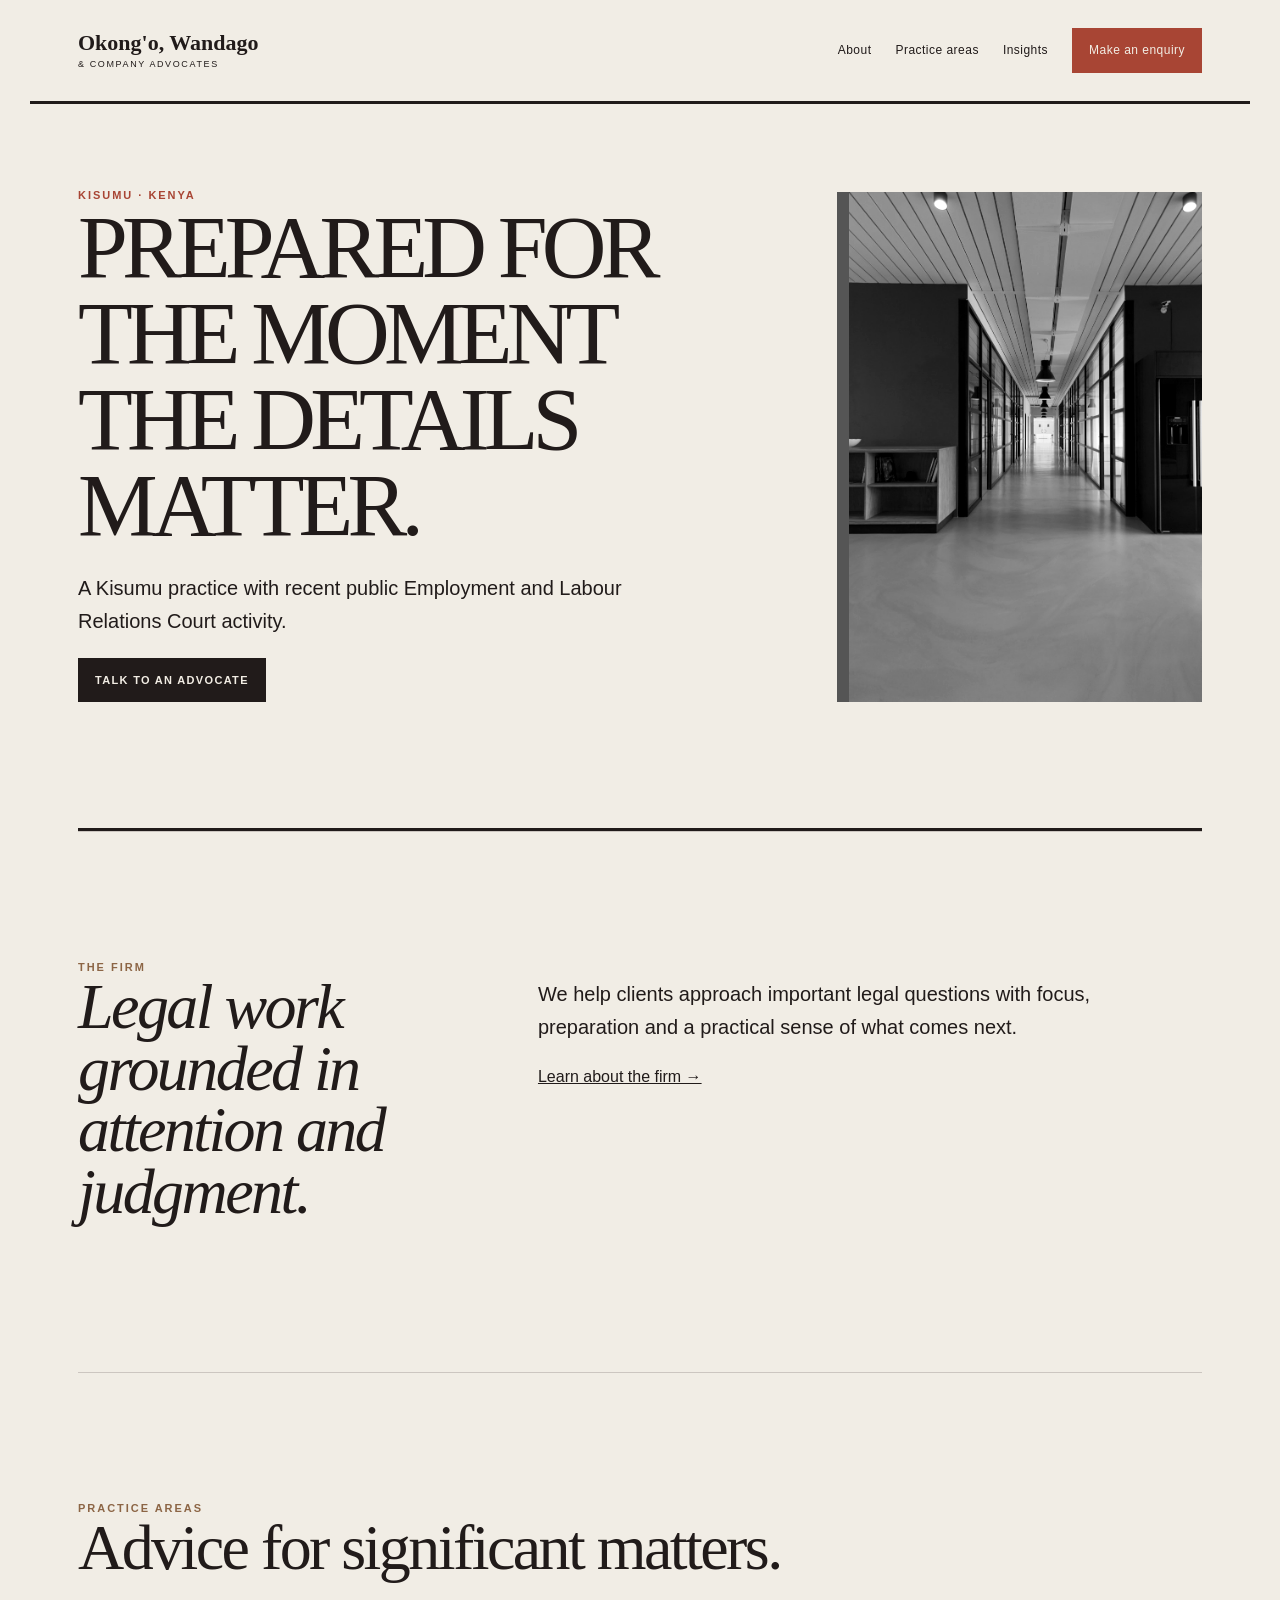
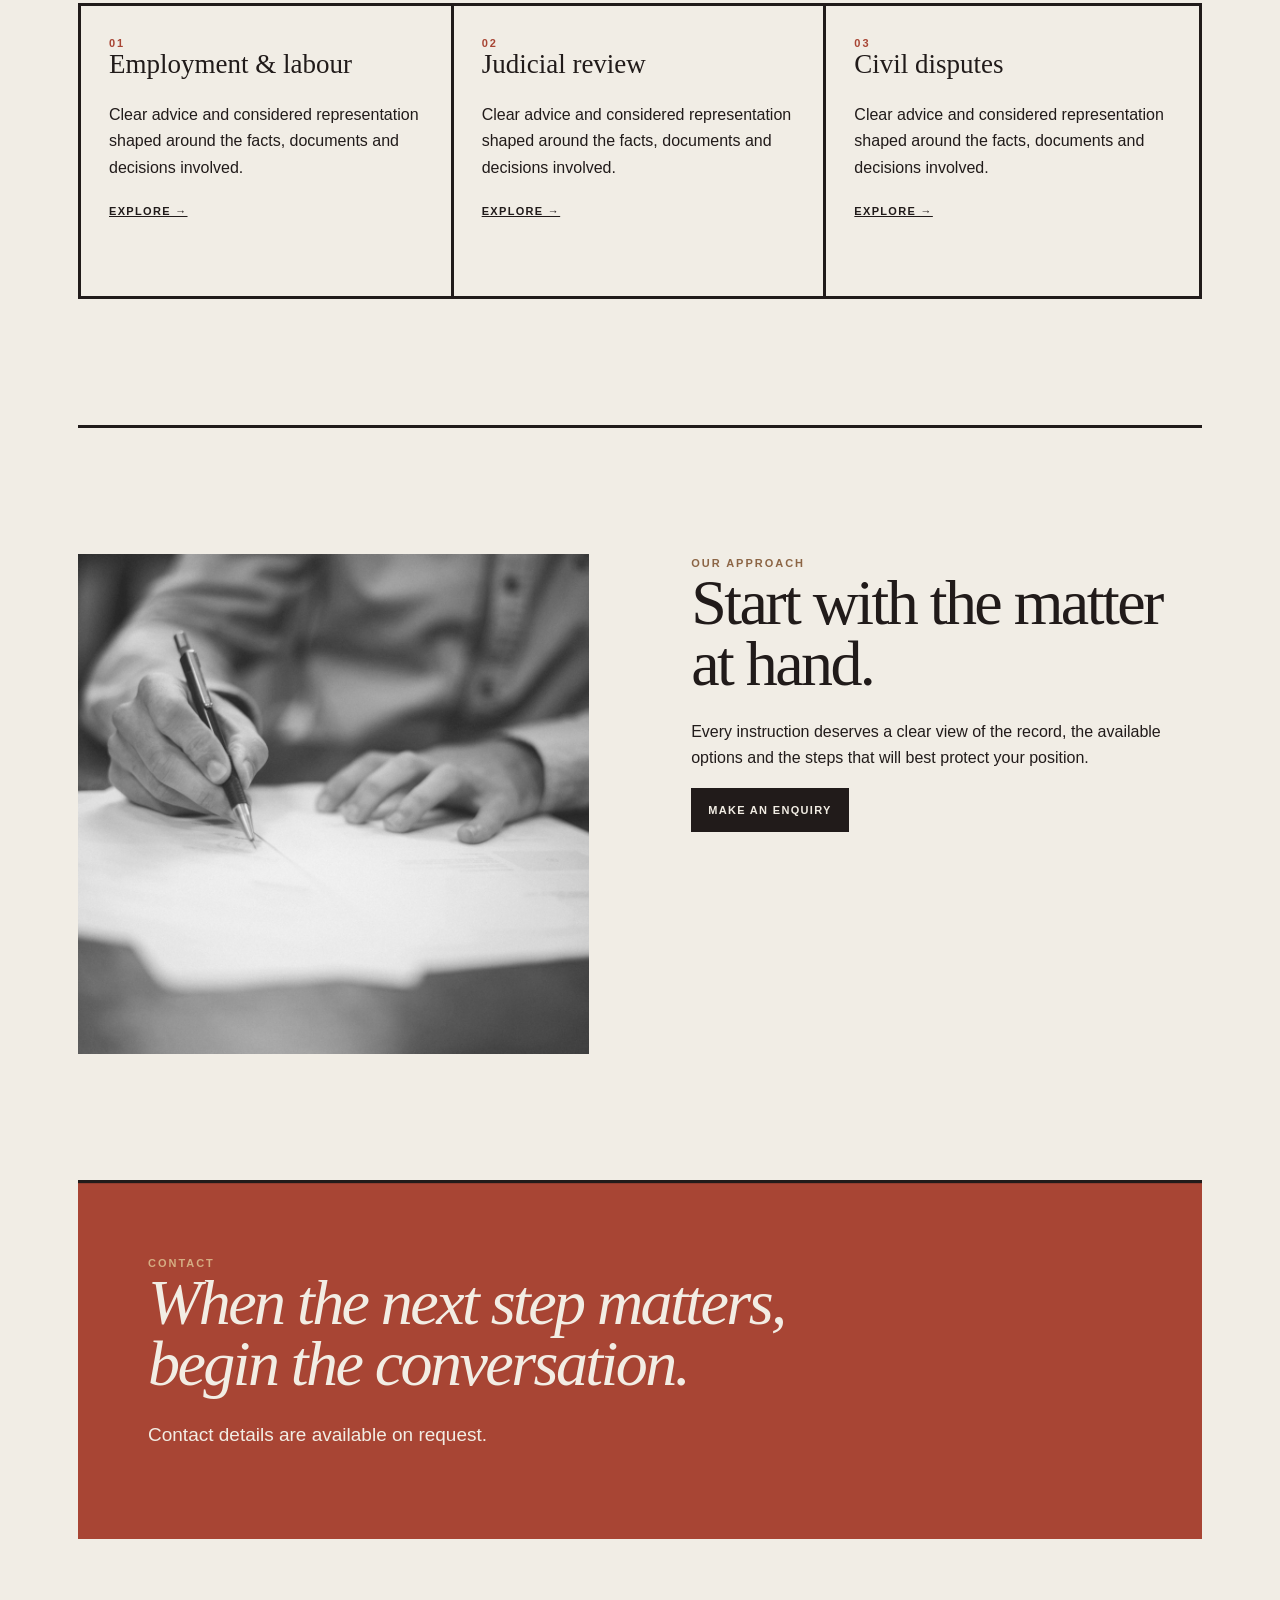
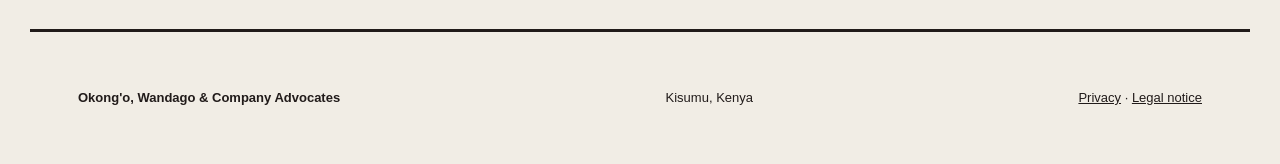
<file: index.html>
<!doctype html><html lang="en"><head><meta charset="utf-8"><meta name="viewport" content="width=device-width,initial-scale=1"><title>Okong'o, Wandago & Company Advocates</title><meta name="description" content="Okong'o, Wandago & Company Advocates — legal counsel in Kisumu, Kenya."><link rel="canonical" href="https://okongo-wandago-advocates.vercel.app/"><meta property="og:title" content="Okong'o, Wandago & Company Advocates"><meta property="og:description" content="Okong'o, Wandago & Company Advocates — legal counsel in Kisumu, Kenya."><meta property="og:image" content="https://okongo-wandago-advocates.vercel.app/assets/hero.jpg"><meta name="twitter:card" content="summary_large_image"><link rel="manifest" href="/manifest.webmanifest"><link rel="preload" as="image" href="/assets/hero.jpg"><style>:root{--ink:#211b1a;--paper:#f2ede4;--accent:#b47d4b;--line:color-mix(in srgb,var(--ink) 18%,transparent)}*{box-sizing:border-box}html{scroll-behavior:smooth}body{margin:0;background:var(--paper);color:var(--ink);font:16px/1.65 Arial,sans-serif}a{color:inherit}header,main,footer{max-width:1220px;margin:auto;padding-inline:clamp(20px,4vw,48px)}header{height:88px;display:flex;align-items:center;justify-content:space-between;border-bottom:1px solid var(--line)}.logo{text-decoration:none;font:600 20px/1 Georgia,serif}.logo small{display:block;font:9px Arial;letter-spacing:.18em;margin-top:5px}nav{display:flex;align-items:center;gap:24px;font-size:12px;letter-spacing:.04em}nav a{text-decoration:none}.navcta,.button{background:var(--ink);color:var(--paper);padding:13px 17px}.menu{display:none}section{padding:clamp(68px,10vw,126px) 0;border-top:1px solid var(--line)}.hero{border:0;padding-top:50px;display:grid;grid-template-columns:1.05fr .95fr;gap:clamp(32px,7vw,90px);align-items:end;min-height:640px}.kicker{font-size:11px;font-weight:700;letter-spacing:.18em;text-transform:uppercase;color:#8c6545}h1,h2,h3{font-family:Georgia,serif;font-weight:500;line-height:.96;margin:0 0 24px}h1{font-size:clamp(54px,7.6vw,106px);letter-spacing:-.055em}h2{font-size:clamp(38px,5vw,66px);letter-spacing:-.04em}.hero p,.intro{font-size:20px;max-width:570px}.heroimg{width:100%;height:510px;object-fit:cover;display:block;filter:saturate(.8) contrast(1.03)}.button{display:inline-block;text-decoration:none;font-size:11px;letter-spacing:.12em;text-transform:uppercase;font-weight:bold}.twocol{display:grid;grid-template-columns:1fr 1fr;gap:clamp(35px,8vw,110px)}.cards{display:grid;grid-template-columns:repeat(3,1fr);border:1px solid var(--line)}.card{padding:28px;border-right:1px solid var(--line);min-height:250px}.card:last-child{border:0}.card h3{font-size:27px}.wideimage{width:100%;height:390px;object-fit:cover}.band{background:var(--ink);color:var(--paper);padding:clamp(36px,6vw,70px)}.band h2{max-width:700px}.details{font-size:19px}.legal{font-size:14px;max-width:760px;color:color-mix(in srgb,var(--ink) 74%,transparent)}footer{padding-block:55px;font-size:13px;border-top:1px solid var(--line)}footer div{display:flex;justify-content:space-between;gap:20px;flex-wrap:wrap}.pagehero{padding:110px 0 72px}.list{padding:0;margin:35px 0;list-style:none;border-top:1px solid var(--line)}.list li{padding:25px 0;border-bottom:1px solid var(--line);display:grid;grid-template-columns:1fr 2fr;gap:30px}.list b{font:500 30px Georgia,serif}@media(max-width:760px){header{height:76px}nav{display:none}.menu{display:block;border:0;background:none;color:var(--ink);font:12px Arial;letter-spacing:.1em;text-transform:uppercase}.hero,.twocol{grid-template-columns:1fr}.hero{min-height:auto;padding-top:60px}.heroimg{height:350px}.cards{grid-template-columns:1fr}.card{border-right:0;border-bottom:1px solid var(--line);min-height:0}.card:last-child{border-bottom:0}.list li{grid-template-columns:1fr;gap:9px}section{padding:70px 0}}@media(prefers-reduced-motion:reduce){html{scroll-behavior:auto}}</style><link rel="stylesheet" href="/assets/brand.css"><script type="application/ld+json">{"@context":"https://schema.org","@type":"LegalService","name":"Okong'o, Wandago & Company Advocates","address":{"@type":"PostalAddress","addressLocality":"Kisumu","addressCountry":"KE"}}</script></head><body><header><a class="logo" href="/">Okong'o, Wandago<small>& COMPANY ADVOCATES</small></a><button class="menu" aria-label="Open navigation">Menu</button><nav><a href="/about.html">About</a><a href="/practice-areas.html">Practice areas</a><a href="/insights.html">Insights</a><a href="/contact.html" class="navcta">Make an enquiry</a></nav></header><main><section class="hero"><div><div class="kicker">Kisumu · Kenya</div><h1>Prepared for the moment the details matter.</h1><p>A Kisumu practice with recent public Employment and Labour Relations Court activity.</p><a class="button" href="/contact.html">Talk to an advocate</a></div><img class="heroimg" src="/assets/hero.jpg" alt="Kenyan business-city architecture"></section><section class="twocol"><div><div class="kicker">The firm</div><h2>Legal work grounded in attention and judgment.</h2></div><div><p class="intro">We help clients approach important legal questions with focus, preparation and a practical sense of what comes next.</p><a href="/about.html">Learn about the firm →</a></div></section><section><div class="kicker">Practice areas</div><h2>Advice for significant matters.</h2><div class="cards"><article class="card"><div class="kicker">01</div><h3>Employment & labour</h3><p>Clear advice and considered representation shaped around the facts, documents and decisions involved.</p><a href="/practice-areas.html">Explore →</a></article><article class="card"><div class="kicker">02</div><h3>Judicial review</h3><p>Clear advice and considered representation shaped around the facts, documents and decisions involved.</p><a href="/practice-areas.html">Explore →</a></article><article class="card"><div class="kicker">03</div><h3>Civil disputes</h3><p>Clear advice and considered representation shaped around the facts, documents and decisions involved.</p><a href="/practice-areas.html">Explore →</a></article></div></section><section class="twocol"><img class="wideimage" src="/assets/editorial.jpg" alt="Professional documents and workspace"><div><div class="kicker">Our approach</div><h2>Start with the matter at hand.</h2><p>Every instruction deserves a clear view of the record, the available options and the steps that will best protect your position.</p><a class="button" href="/contact.html">Make an enquiry</a></div></section><section class="band"><div class="kicker" style="color:#d5ad83">Contact</div><h2>When the next step matters, begin the conversation.</h2><p class="details">Contact details are available on request.</p></section></main><footer><div><strong>Okong'o, Wandago & Company Advocates</strong><span>Kisumu, Kenya</span><span><a href="/privacy.html">Privacy</a> · <a href="/terms.html">Legal notice</a></span></div></footer><script src="/assets/site.js"></script></body></html>
</file>
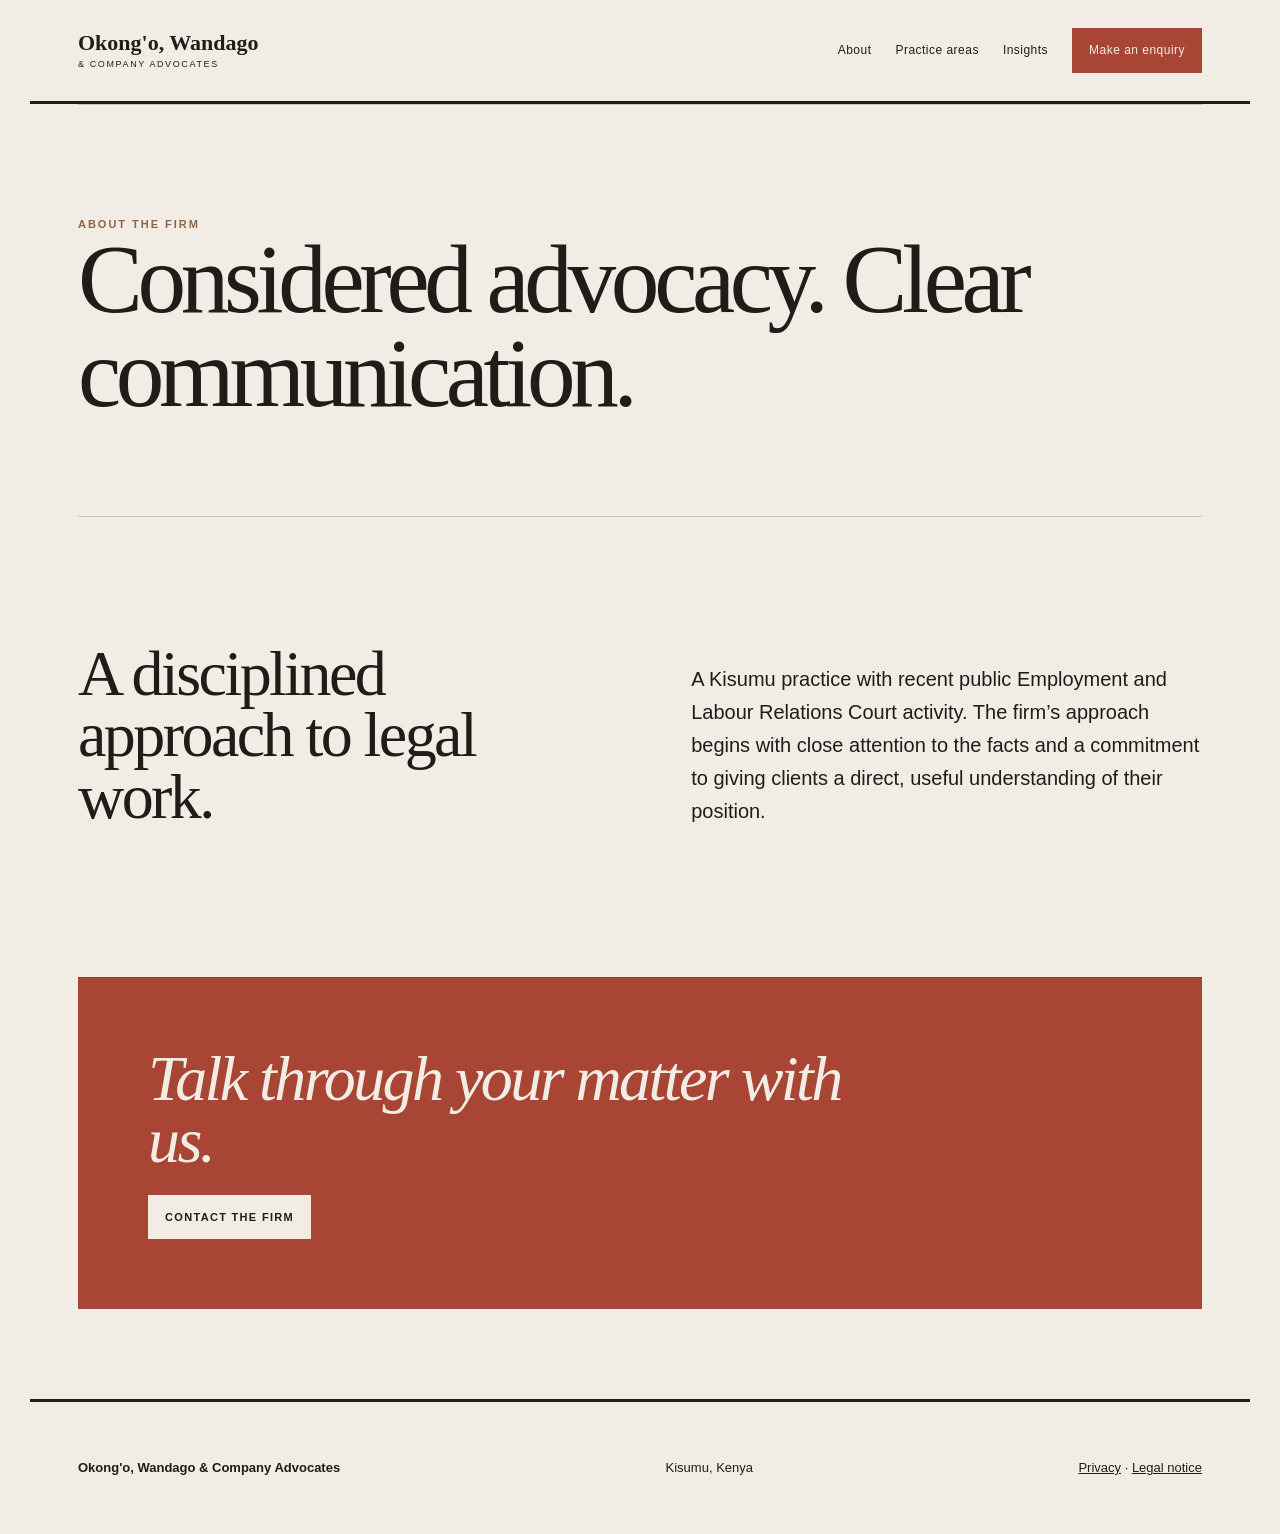
<file: about.html>
<!doctype html><html lang="en"><head><meta charset="utf-8"><meta name="viewport" content="width=device-width,initial-scale=1"><title>About | Okong'o, Wandago & Company Advocates</title><meta name="description" content="Learn about Okong'o, Wandago & Company Advocates in Kisumu."><link rel="canonical" href="https://okongo-wandago-advocates.vercel.app/about.html"><meta property="og:title" content="About | Okong'o, Wandago & Company Advocates"><meta property="og:description" content="Learn about Okong'o, Wandago & Company Advocates in Kisumu."><meta property="og:image" content="https://okongo-wandago-advocates.vercel.app/assets/hero.jpg"><meta name="twitter:card" content="summary_large_image"><link rel="manifest" href="/manifest.webmanifest"><link rel="preload" as="image" href="/assets/hero.jpg"><style>:root{--ink:#211b1a;--paper:#f2ede4;--accent:#b47d4b;--line:color-mix(in srgb,var(--ink) 18%,transparent)}*{box-sizing:border-box}html{scroll-behavior:smooth}body{margin:0;background:var(--paper);color:var(--ink);font:16px/1.65 Arial,sans-serif}a{color:inherit}header,main,footer{max-width:1220px;margin:auto;padding-inline:clamp(20px,4vw,48px)}header{height:88px;display:flex;align-items:center;justify-content:space-between;border-bottom:1px solid var(--line)}.logo{text-decoration:none;font:600 20px/1 Georgia,serif}.logo small{display:block;font:9px Arial;letter-spacing:.18em;margin-top:5px}nav{display:flex;align-items:center;gap:24px;font-size:12px;letter-spacing:.04em}nav a{text-decoration:none}.navcta,.button{background:var(--ink);color:var(--paper);padding:13px 17px}.menu{display:none}section{padding:clamp(68px,10vw,126px) 0;border-top:1px solid var(--line)}.hero{border:0;padding-top:50px;display:grid;grid-template-columns:1.05fr .95fr;gap:clamp(32px,7vw,90px);align-items:end;min-height:640px}.kicker{font-size:11px;font-weight:700;letter-spacing:.18em;text-transform:uppercase;color:#8c6545}h1,h2,h3{font-family:Georgia,serif;font-weight:500;line-height:.96;margin:0 0 24px}h1{font-size:clamp(54px,7.6vw,106px);letter-spacing:-.055em}h2{font-size:clamp(38px,5vw,66px);letter-spacing:-.04em}.hero p,.intro{font-size:20px;max-width:570px}.heroimg{width:100%;height:510px;object-fit:cover;display:block;filter:saturate(.8) contrast(1.03)}.button{display:inline-block;text-decoration:none;font-size:11px;letter-spacing:.12em;text-transform:uppercase;font-weight:bold}.twocol{display:grid;grid-template-columns:1fr 1fr;gap:clamp(35px,8vw,110px)}.cards{display:grid;grid-template-columns:repeat(3,1fr);border:1px solid var(--line)}.card{padding:28px;border-right:1px solid var(--line);min-height:250px}.card:last-child{border:0}.card h3{font-size:27px}.wideimage{width:100%;height:390px;object-fit:cover}.band{background:var(--ink);color:var(--paper);padding:clamp(36px,6vw,70px)}.band h2{max-width:700px}.details{font-size:19px}.legal{font-size:14px;max-width:760px;color:color-mix(in srgb,var(--ink) 74%,transparent)}footer{padding-block:55px;font-size:13px;border-top:1px solid var(--line)}footer div{display:flex;justify-content:space-between;gap:20px;flex-wrap:wrap}.pagehero{padding:110px 0 72px}.list{padding:0;margin:35px 0;list-style:none;border-top:1px solid var(--line)}.list li{padding:25px 0;border-bottom:1px solid var(--line);display:grid;grid-template-columns:1fr 2fr;gap:30px}.list b{font:500 30px Georgia,serif}@media(max-width:760px){header{height:76px}nav{display:none}.menu{display:block;border:0;background:none;color:var(--ink);font:12px Arial;letter-spacing:.1em;text-transform:uppercase}.hero,.twocol{grid-template-columns:1fr}.hero{min-height:auto;padding-top:60px}.heroimg{height:350px}.cards{grid-template-columns:1fr}.card{border-right:0;border-bottom:1px solid var(--line);min-height:0}.card:last-child{border-bottom:0}.list li{grid-template-columns:1fr;gap:9px}section{padding:70px 0}}@media(prefers-reduced-motion:reduce){html{scroll-behavior:auto}}</style><link rel="stylesheet" href="/assets/brand.css"><script type="application/ld+json">{"@context":"https://schema.org","@type":"LegalService","name":"Okong'o, Wandago & Company Advocates","address":{"@type":"PostalAddress","addressLocality":"Kisumu","addressCountry":"KE"}}</script></head><body><header><a class="logo" href="/">Okong'o, Wandago<small>& COMPANY ADVOCATES</small></a><button class="menu" aria-label="Open navigation">Menu</button><nav><a href="/about.html">About</a><a href="/practice-areas.html">Practice areas</a><a href="/insights.html">Insights</a><a href="/contact.html" class="navcta">Make an enquiry</a></nav></header><main><section class="pagehero"><div class="kicker">About the firm</div><h1>Considered advocacy. Clear communication.</h1></section><section class="twocol"><div><h2>A disciplined approach to legal work.</h2></div><div><p class="intro">A Kisumu practice with recent public Employment and Labour Relations Court activity. The firm’s approach begins with close attention to the facts and a commitment to giving clients a direct, useful understanding of their position.</p></div></section><section class="band"><h2>Talk through your matter with us.</h2><a class="button" style="background:var(--paper);color:var(--ink)" href="/contact.html">Contact the firm</a></section></main><footer><div><strong>Okong'o, Wandago & Company Advocates</strong><span>Kisumu, Kenya</span><span><a href="/privacy.html">Privacy</a> · <a href="/terms.html">Legal notice</a></span></div></footer><script src="/assets/site.js"></script></body></html>
</file>
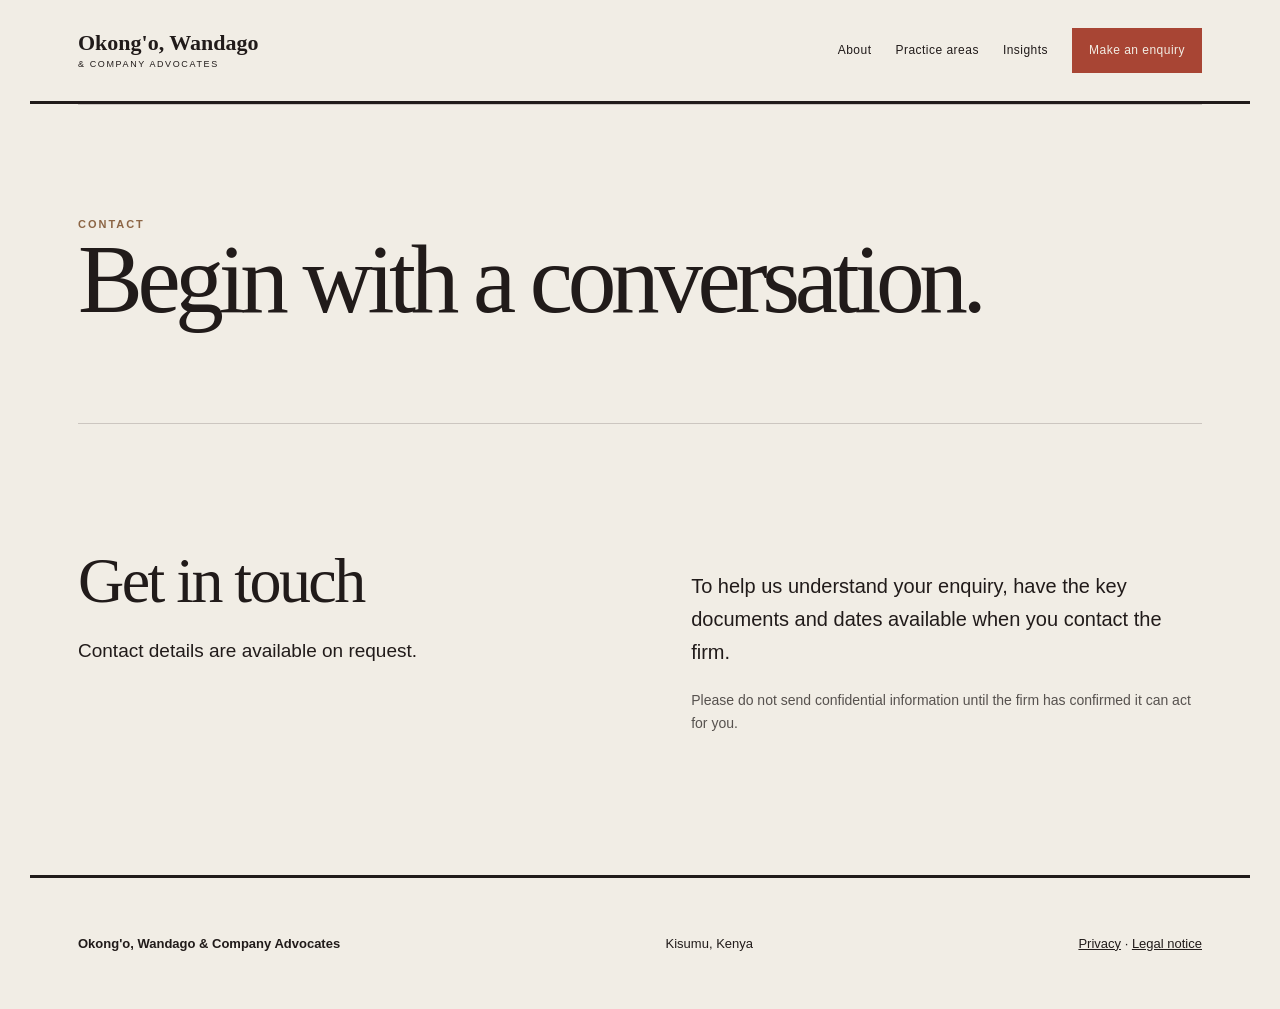
<file: contact.html>
<!doctype html><html lang="en"><head><meta charset="utf-8"><meta name="viewport" content="width=device-width,initial-scale=1"><title>Contact | Okong'o, Wandago & Company Advocates</title><meta name="description" content="Contact Okong'o, Wandago & Company Advocates in Kisumu, Kenya."><link rel="canonical" href="https://okongo-wandago-advocates.vercel.app/contact.html"><meta property="og:title" content="Contact | Okong'o, Wandago & Company Advocates"><meta property="og:description" content="Contact Okong'o, Wandago & Company Advocates in Kisumu, Kenya."><meta property="og:image" content="https://okongo-wandago-advocates.vercel.app/assets/hero.jpg"><meta name="twitter:card" content="summary_large_image"><link rel="manifest" href="/manifest.webmanifest"><link rel="preload" as="image" href="/assets/hero.jpg"><style>:root{--ink:#211b1a;--paper:#f2ede4;--accent:#b47d4b;--line:color-mix(in srgb,var(--ink) 18%,transparent)}*{box-sizing:border-box}html{scroll-behavior:smooth}body{margin:0;background:var(--paper);color:var(--ink);font:16px/1.65 Arial,sans-serif}a{color:inherit}header,main,footer{max-width:1220px;margin:auto;padding-inline:clamp(20px,4vw,48px)}header{height:88px;display:flex;align-items:center;justify-content:space-between;border-bottom:1px solid var(--line)}.logo{text-decoration:none;font:600 20px/1 Georgia,serif}.logo small{display:block;font:9px Arial;letter-spacing:.18em;margin-top:5px}nav{display:flex;align-items:center;gap:24px;font-size:12px;letter-spacing:.04em}nav a{text-decoration:none}.navcta,.button{background:var(--ink);color:var(--paper);padding:13px 17px}.menu{display:none}section{padding:clamp(68px,10vw,126px) 0;border-top:1px solid var(--line)}.hero{border:0;padding-top:50px;display:grid;grid-template-columns:1.05fr .95fr;gap:clamp(32px,7vw,90px);align-items:end;min-height:640px}.kicker{font-size:11px;font-weight:700;letter-spacing:.18em;text-transform:uppercase;color:#8c6545}h1,h2,h3{font-family:Georgia,serif;font-weight:500;line-height:.96;margin:0 0 24px}h1{font-size:clamp(54px,7.6vw,106px);letter-spacing:-.055em}h2{font-size:clamp(38px,5vw,66px);letter-spacing:-.04em}.hero p,.intro{font-size:20px;max-width:570px}.heroimg{width:100%;height:510px;object-fit:cover;display:block;filter:saturate(.8) contrast(1.03)}.button{display:inline-block;text-decoration:none;font-size:11px;letter-spacing:.12em;text-transform:uppercase;font-weight:bold}.twocol{display:grid;grid-template-columns:1fr 1fr;gap:clamp(35px,8vw,110px)}.cards{display:grid;grid-template-columns:repeat(3,1fr);border:1px solid var(--line)}.card{padding:28px;border-right:1px solid var(--line);min-height:250px}.card:last-child{border:0}.card h3{font-size:27px}.wideimage{width:100%;height:390px;object-fit:cover}.band{background:var(--ink);color:var(--paper);padding:clamp(36px,6vw,70px)}.band h2{max-width:700px}.details{font-size:19px}.legal{font-size:14px;max-width:760px;color:color-mix(in srgb,var(--ink) 74%,transparent)}footer{padding-block:55px;font-size:13px;border-top:1px solid var(--line)}footer div{display:flex;justify-content:space-between;gap:20px;flex-wrap:wrap}.pagehero{padding:110px 0 72px}.list{padding:0;margin:35px 0;list-style:none;border-top:1px solid var(--line)}.list li{padding:25px 0;border-bottom:1px solid var(--line);display:grid;grid-template-columns:1fr 2fr;gap:30px}.list b{font:500 30px Georgia,serif}@media(max-width:760px){header{height:76px}nav{display:none}.menu{display:block;border:0;background:none;color:var(--ink);font:12px Arial;letter-spacing:.1em;text-transform:uppercase}.hero,.twocol{grid-template-columns:1fr}.hero{min-height:auto;padding-top:60px}.heroimg{height:350px}.cards{grid-template-columns:1fr}.card{border-right:0;border-bottom:1px solid var(--line);min-height:0}.card:last-child{border-bottom:0}.list li{grid-template-columns:1fr;gap:9px}section{padding:70px 0}}@media(prefers-reduced-motion:reduce){html{scroll-behavior:auto}}</style><link rel="stylesheet" href="/assets/brand.css"><script type="application/ld+json">{"@context":"https://schema.org","@type":"LegalService","name":"Okong'o, Wandago & Company Advocates","address":{"@type":"PostalAddress","addressLocality":"Kisumu","addressCountry":"KE"}}</script></head><body><header><a class="logo" href="/">Okong'o, Wandago<small>& COMPANY ADVOCATES</small></a><button class="menu" aria-label="Open navigation">Menu</button><nav><a href="/about.html">About</a><a href="/practice-areas.html">Practice areas</a><a href="/insights.html">Insights</a><a href="/contact.html" class="navcta">Make an enquiry</a></nav></header><main><section class="pagehero"><div class="kicker">Contact</div><h1>Begin with a conversation.</h1></section><section class="twocol"><div><h2>Get in touch</h2><p class="details">Contact details are available on request.</p></div><div><p class="intro">To help us understand your enquiry, have the key documents and dates available when you contact the firm.</p><p class="legal">Please do not send confidential information until the firm has confirmed it can act for you.</p></div></section></main><footer><div><strong>Okong'o, Wandago & Company Advocates</strong><span>Kisumu, Kenya</span><span><a href="/privacy.html">Privacy</a> · <a href="/terms.html">Legal notice</a></span></div></footer><script src="/assets/site.js"></script></body></html>
</file>
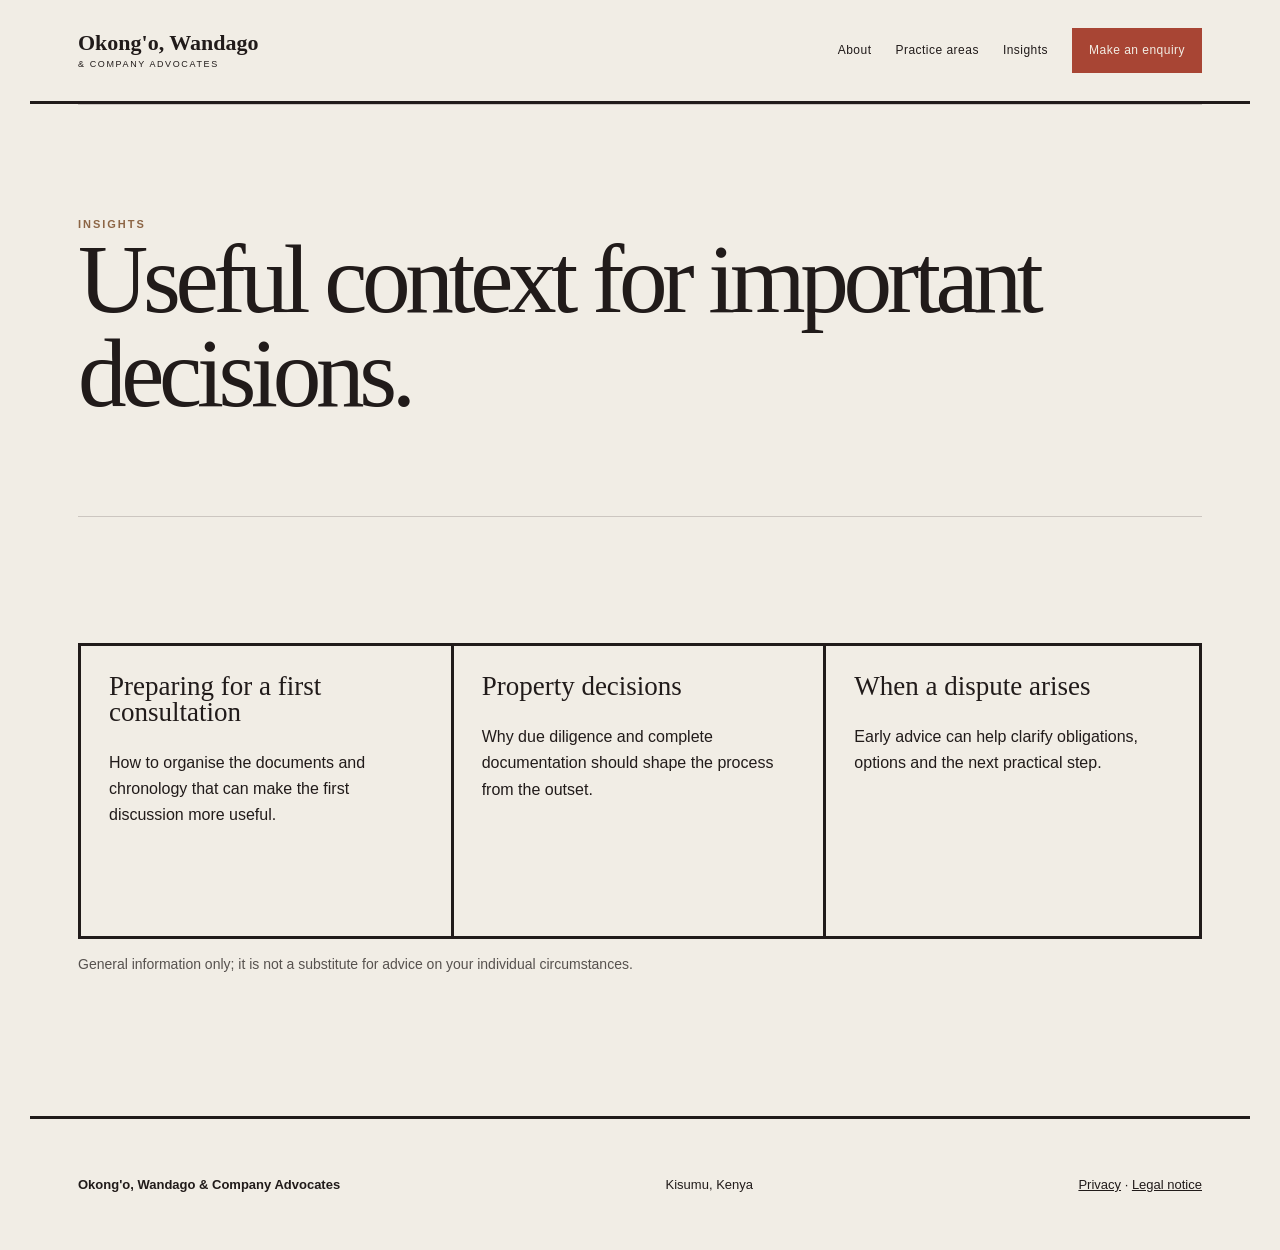
<file: insights.html>
<!doctype html><html lang="en"><head><meta charset="utf-8"><meta name="viewport" content="width=device-width,initial-scale=1"><title>Insights | Okong'o, Wandago & Company Advocates</title><meta name="description" content="Legal resources from Okong'o, Wandago & Company Advocates."><link rel="canonical" href="https://okongo-wandago-advocates.vercel.app/insights.html"><meta property="og:title" content="Insights | Okong'o, Wandago & Company Advocates"><meta property="og:description" content="Legal resources from Okong'o, Wandago & Company Advocates."><meta property="og:image" content="https://okongo-wandago-advocates.vercel.app/assets/hero.jpg"><meta name="twitter:card" content="summary_large_image"><link rel="manifest" href="/manifest.webmanifest"><link rel="preload" as="image" href="/assets/hero.jpg"><style>:root{--ink:#211b1a;--paper:#f2ede4;--accent:#b47d4b;--line:color-mix(in srgb,var(--ink) 18%,transparent)}*{box-sizing:border-box}html{scroll-behavior:smooth}body{margin:0;background:var(--paper);color:var(--ink);font:16px/1.65 Arial,sans-serif}a{color:inherit}header,main,footer{max-width:1220px;margin:auto;padding-inline:clamp(20px,4vw,48px)}header{height:88px;display:flex;align-items:center;justify-content:space-between;border-bottom:1px solid var(--line)}.logo{text-decoration:none;font:600 20px/1 Georgia,serif}.logo small{display:block;font:9px Arial;letter-spacing:.18em;margin-top:5px}nav{display:flex;align-items:center;gap:24px;font-size:12px;letter-spacing:.04em}nav a{text-decoration:none}.navcta,.button{background:var(--ink);color:var(--paper);padding:13px 17px}.menu{display:none}section{padding:clamp(68px,10vw,126px) 0;border-top:1px solid var(--line)}.hero{border:0;padding-top:50px;display:grid;grid-template-columns:1.05fr .95fr;gap:clamp(32px,7vw,90px);align-items:end;min-height:640px}.kicker{font-size:11px;font-weight:700;letter-spacing:.18em;text-transform:uppercase;color:#8c6545}h1,h2,h3{font-family:Georgia,serif;font-weight:500;line-height:.96;margin:0 0 24px}h1{font-size:clamp(54px,7.6vw,106px);letter-spacing:-.055em}h2{font-size:clamp(38px,5vw,66px);letter-spacing:-.04em}.hero p,.intro{font-size:20px;max-width:570px}.heroimg{width:100%;height:510px;object-fit:cover;display:block;filter:saturate(.8) contrast(1.03)}.button{display:inline-block;text-decoration:none;font-size:11px;letter-spacing:.12em;text-transform:uppercase;font-weight:bold}.twocol{display:grid;grid-template-columns:1fr 1fr;gap:clamp(35px,8vw,110px)}.cards{display:grid;grid-template-columns:repeat(3,1fr);border:1px solid var(--line)}.card{padding:28px;border-right:1px solid var(--line);min-height:250px}.card:last-child{border:0}.card h3{font-size:27px}.wideimage{width:100%;height:390px;object-fit:cover}.band{background:var(--ink);color:var(--paper);padding:clamp(36px,6vw,70px)}.band h2{max-width:700px}.details{font-size:19px}.legal{font-size:14px;max-width:760px;color:color-mix(in srgb,var(--ink) 74%,transparent)}footer{padding-block:55px;font-size:13px;border-top:1px solid var(--line)}footer div{display:flex;justify-content:space-between;gap:20px;flex-wrap:wrap}.pagehero{padding:110px 0 72px}.list{padding:0;margin:35px 0;list-style:none;border-top:1px solid var(--line)}.list li{padding:25px 0;border-bottom:1px solid var(--line);display:grid;grid-template-columns:1fr 2fr;gap:30px}.list b{font:500 30px Georgia,serif}@media(max-width:760px){header{height:76px}nav{display:none}.menu{display:block;border:0;background:none;color:var(--ink);font:12px Arial;letter-spacing:.1em;text-transform:uppercase}.hero,.twocol{grid-template-columns:1fr}.hero{min-height:auto;padding-top:60px}.heroimg{height:350px}.cards{grid-template-columns:1fr}.card{border-right:0;border-bottom:1px solid var(--line);min-height:0}.card:last-child{border-bottom:0}.list li{grid-template-columns:1fr;gap:9px}section{padding:70px 0}}@media(prefers-reduced-motion:reduce){html{scroll-behavior:auto}}</style><link rel="stylesheet" href="/assets/brand.css"><script type="application/ld+json">{"@context":"https://schema.org","@type":"LegalService","name":"Okong'o, Wandago & Company Advocates","address":{"@type":"PostalAddress","addressLocality":"Kisumu","addressCountry":"KE"}}</script></head><body><header><a class="logo" href="/">Okong'o, Wandago<small>& COMPANY ADVOCATES</small></a><button class="menu" aria-label="Open navigation">Menu</button><nav><a href="/about.html">About</a><a href="/practice-areas.html">Practice areas</a><a href="/insights.html">Insights</a><a href="/contact.html" class="navcta">Make an enquiry</a></nav></header><main><section class="pagehero"><div class="kicker">Insights</div><h1>Useful context for important decisions.</h1></section><section><div class="cards"><article class="card"><h3>Preparing for a first consultation</h3><p>How to organise the documents and chronology that can make the first discussion more useful.</p></article><article class="card"><h3>Property decisions</h3><p>Why due diligence and complete documentation should shape the process from the outset.</p></article><article class="card"><h3>When a dispute arises</h3><p>Early advice can help clarify obligations, options and the next practical step.</p></article></div><p class="legal">General information only; it is not a substitute for advice on your individual circumstances.</p></section></main><footer><div><strong>Okong'o, Wandago & Company Advocates</strong><span>Kisumu, Kenya</span><span><a href="/privacy.html">Privacy</a> · <a href="/terms.html">Legal notice</a></span></div></footer><script src="/assets/site.js"></script></body></html>
</file>
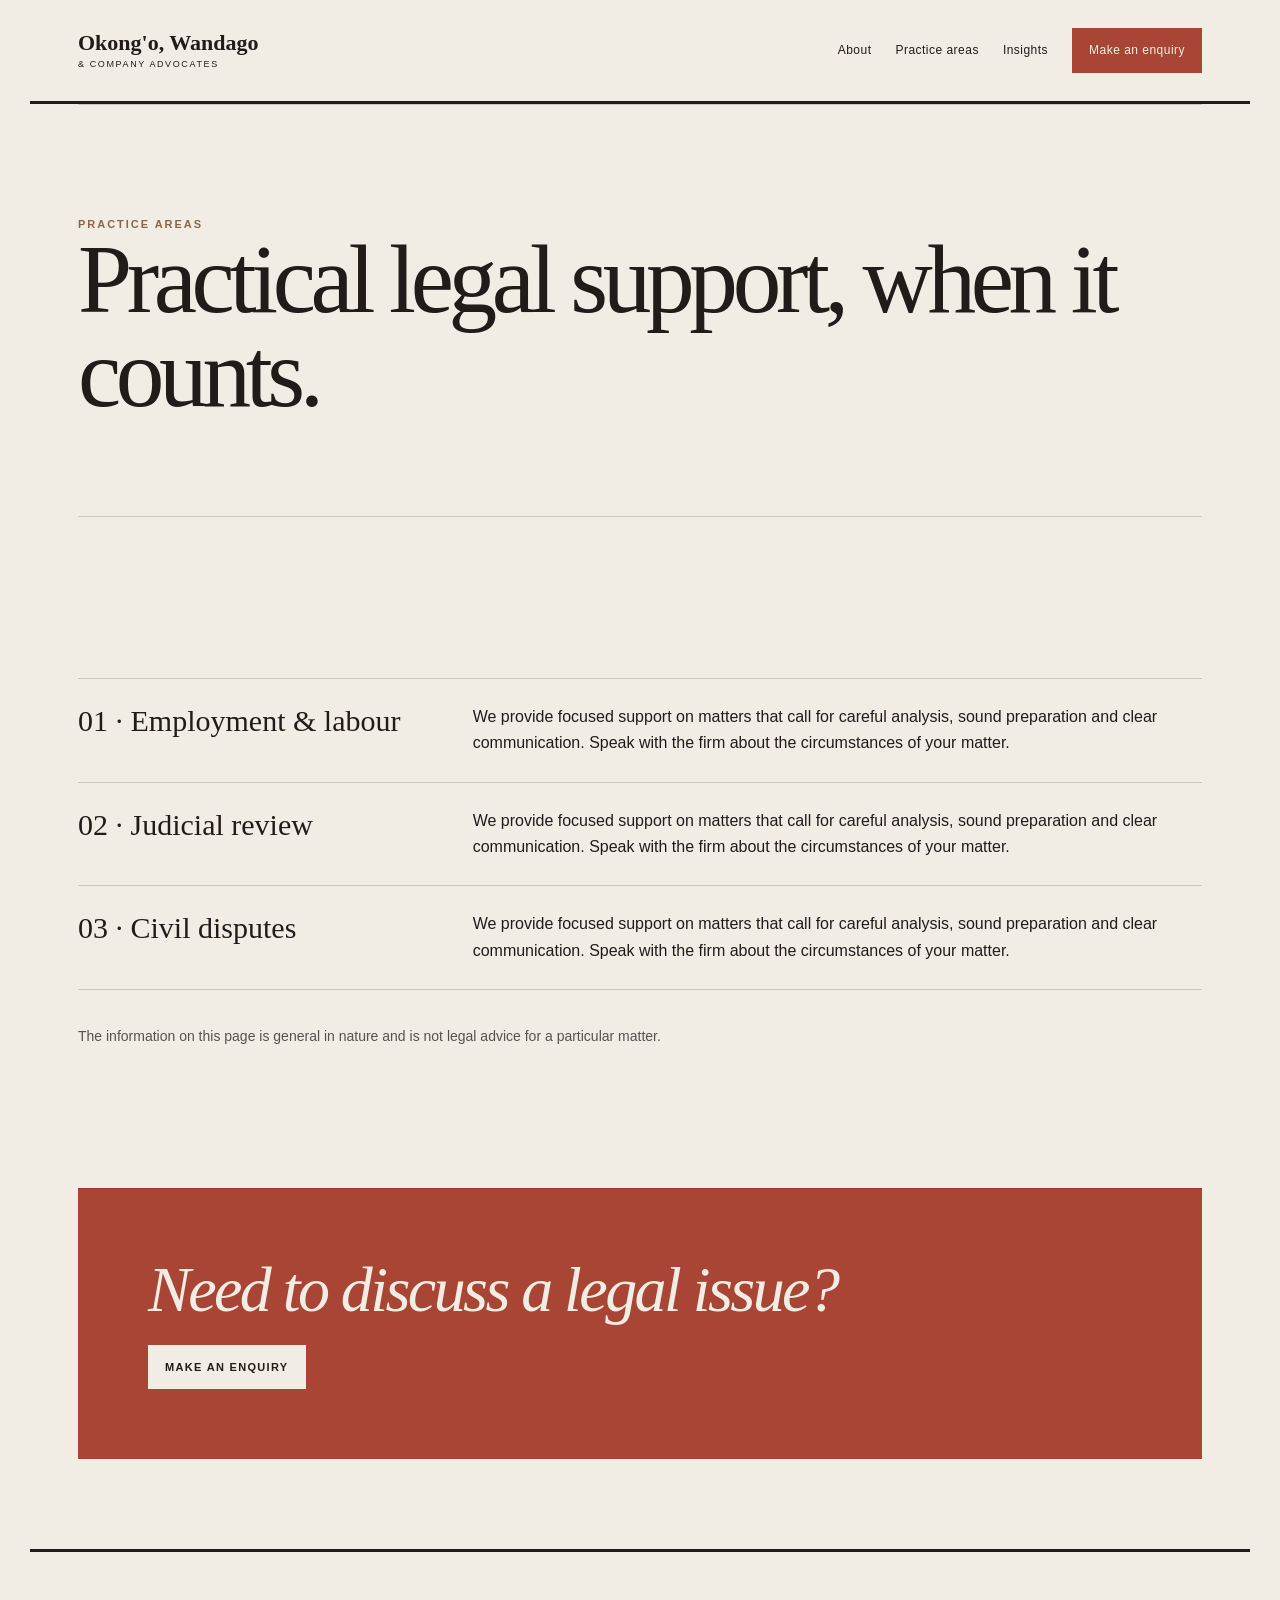
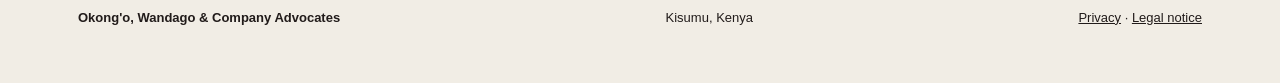
<file: practice-areas.html>
<!doctype html><html lang="en"><head><meta charset="utf-8"><meta name="viewport" content="width=device-width,initial-scale=1"><title>Practice Areas | Okong'o, Wandago & Company Advocates</title><meta name="description" content="Okong'o, Wandago & Company Advocates practice areas and legal services in Kisumu."><link rel="canonical" href="https://okongo-wandago-advocates.vercel.app/practice-areas.html"><meta property="og:title" content="Practice Areas | Okong'o, Wandago & Company Advocates"><meta property="og:description" content="Okong'o, Wandago & Company Advocates practice areas and legal services in Kisumu."><meta property="og:image" content="https://okongo-wandago-advocates.vercel.app/assets/hero.jpg"><meta name="twitter:card" content="summary_large_image"><link rel="manifest" href="/manifest.webmanifest"><link rel="preload" as="image" href="/assets/hero.jpg"><style>:root{--ink:#211b1a;--paper:#f2ede4;--accent:#b47d4b;--line:color-mix(in srgb,var(--ink) 18%,transparent)}*{box-sizing:border-box}html{scroll-behavior:smooth}body{margin:0;background:var(--paper);color:var(--ink);font:16px/1.65 Arial,sans-serif}a{color:inherit}header,main,footer{max-width:1220px;margin:auto;padding-inline:clamp(20px,4vw,48px)}header{height:88px;display:flex;align-items:center;justify-content:space-between;border-bottom:1px solid var(--line)}.logo{text-decoration:none;font:600 20px/1 Georgia,serif}.logo small{display:block;font:9px Arial;letter-spacing:.18em;margin-top:5px}nav{display:flex;align-items:center;gap:24px;font-size:12px;letter-spacing:.04em}nav a{text-decoration:none}.navcta,.button{background:var(--ink);color:var(--paper);padding:13px 17px}.menu{display:none}section{padding:clamp(68px,10vw,126px) 0;border-top:1px solid var(--line)}.hero{border:0;padding-top:50px;display:grid;grid-template-columns:1.05fr .95fr;gap:clamp(32px,7vw,90px);align-items:end;min-height:640px}.kicker{font-size:11px;font-weight:700;letter-spacing:.18em;text-transform:uppercase;color:#8c6545}h1,h2,h3{font-family:Georgia,serif;font-weight:500;line-height:.96;margin:0 0 24px}h1{font-size:clamp(54px,7.6vw,106px);letter-spacing:-.055em}h2{font-size:clamp(38px,5vw,66px);letter-spacing:-.04em}.hero p,.intro{font-size:20px;max-width:570px}.heroimg{width:100%;height:510px;object-fit:cover;display:block;filter:saturate(.8) contrast(1.03)}.button{display:inline-block;text-decoration:none;font-size:11px;letter-spacing:.12em;text-transform:uppercase;font-weight:bold}.twocol{display:grid;grid-template-columns:1fr 1fr;gap:clamp(35px,8vw,110px)}.cards{display:grid;grid-template-columns:repeat(3,1fr);border:1px solid var(--line)}.card{padding:28px;border-right:1px solid var(--line);min-height:250px}.card:last-child{border:0}.card h3{font-size:27px}.wideimage{width:100%;height:390px;object-fit:cover}.band{background:var(--ink);color:var(--paper);padding:clamp(36px,6vw,70px)}.band h2{max-width:700px}.details{font-size:19px}.legal{font-size:14px;max-width:760px;color:color-mix(in srgb,var(--ink) 74%,transparent)}footer{padding-block:55px;font-size:13px;border-top:1px solid var(--line)}footer div{display:flex;justify-content:space-between;gap:20px;flex-wrap:wrap}.pagehero{padding:110px 0 72px}.list{padding:0;margin:35px 0;list-style:none;border-top:1px solid var(--line)}.list li{padding:25px 0;border-bottom:1px solid var(--line);display:grid;grid-template-columns:1fr 2fr;gap:30px}.list b{font:500 30px Georgia,serif}@media(max-width:760px){header{height:76px}nav{display:none}.menu{display:block;border:0;background:none;color:var(--ink);font:12px Arial;letter-spacing:.1em;text-transform:uppercase}.hero,.twocol{grid-template-columns:1fr}.hero{min-height:auto;padding-top:60px}.heroimg{height:350px}.cards{grid-template-columns:1fr}.card{border-right:0;border-bottom:1px solid var(--line);min-height:0}.card:last-child{border-bottom:0}.list li{grid-template-columns:1fr;gap:9px}section{padding:70px 0}}@media(prefers-reduced-motion:reduce){html{scroll-behavior:auto}}</style><link rel="stylesheet" href="/assets/brand.css"><script type="application/ld+json">{"@context":"https://schema.org","@type":"LegalService","name":"Okong'o, Wandago & Company Advocates","address":{"@type":"PostalAddress","addressLocality":"Kisumu","addressCountry":"KE"}}</script></head><body><header><a class="logo" href="/">Okong'o, Wandago<small>& COMPANY ADVOCATES</small></a><button class="menu" aria-label="Open navigation">Menu</button><nav><a href="/about.html">About</a><a href="/practice-areas.html">Practice areas</a><a href="/insights.html">Insights</a><a href="/contact.html" class="navcta">Make an enquiry</a></nav></header><main><section class="pagehero"><div class="kicker">Practice areas</div><h1>Practical legal support, when it counts.</h1></section><section><ul class="list"><li><b>01 · Employment & labour</b><span>We provide focused support on matters that call for careful analysis, sound preparation and clear communication. Speak with the firm about the circumstances of your matter.</span></li><li><b>02 · Judicial review</b><span>We provide focused support on matters that call for careful analysis, sound preparation and clear communication. Speak with the firm about the circumstances of your matter.</span></li><li><b>03 · Civil disputes</b><span>We provide focused support on matters that call for careful analysis, sound preparation and clear communication. Speak with the firm about the circumstances of your matter.</span></li></ul><p class="legal">The information on this page is general in nature and is not legal advice for a particular matter.</p></section><section class="band"><h2>Need to discuss a legal issue?</h2><a class="button" style="background:var(--paper);color:var(--ink)" href="/contact.html">Make an enquiry</a></section></main><footer><div><strong>Okong'o, Wandago & Company Advocates</strong><span>Kisumu, Kenya</span><span><a href="/privacy.html">Privacy</a> · <a href="/terms.html">Legal notice</a></span></div></footer><script src="/assets/site.js"></script></body></html>
</file>
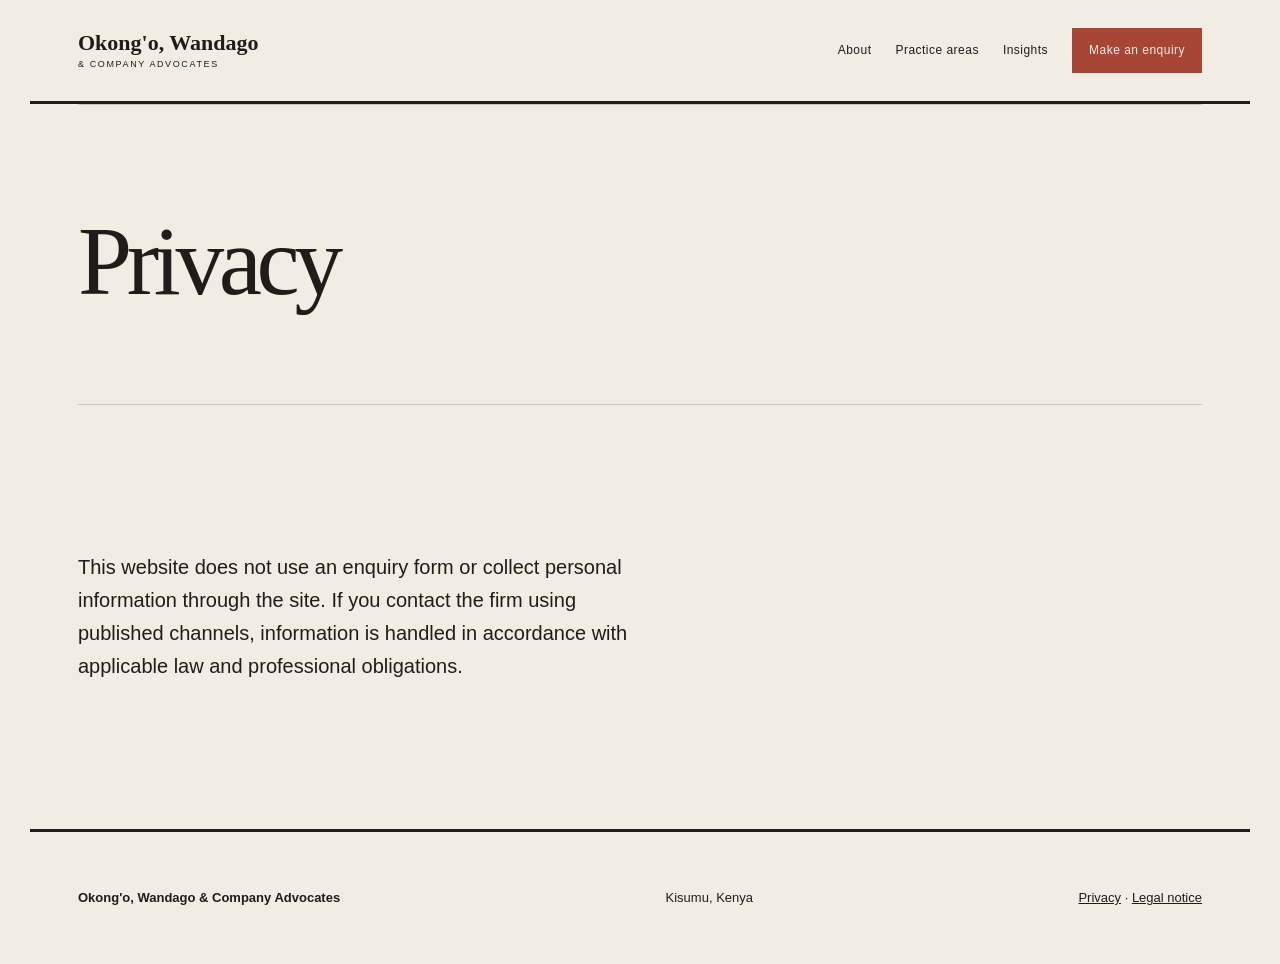
<file: privacy.html>
<!doctype html><html lang="en"><head><meta charset="utf-8"><meta name="viewport" content="width=device-width,initial-scale=1"><title>Privacy | Okong'o, Wandago & Company Advocates</title><meta name="description" content="privacy information for Okong'o, Wandago & Company Advocates."><link rel="canonical" href="https://okongo-wandago-advocates.vercel.app/privacy.html"><meta property="og:title" content="Privacy | Okong'o, Wandago & Company Advocates"><meta property="og:description" content="privacy information for Okong'o, Wandago & Company Advocates."><meta property="og:image" content="https://okongo-wandago-advocates.vercel.app/assets/hero.jpg"><meta name="twitter:card" content="summary_large_image"><link rel="manifest" href="/manifest.webmanifest"><link rel="preload" as="image" href="/assets/hero.jpg"><style>:root{--ink:#211b1a;--paper:#f2ede4;--accent:#b47d4b;--line:color-mix(in srgb,var(--ink) 18%,transparent)}*{box-sizing:border-box}html{scroll-behavior:smooth}body{margin:0;background:var(--paper);color:var(--ink);font:16px/1.65 Arial,sans-serif}a{color:inherit}header,main,footer{max-width:1220px;margin:auto;padding-inline:clamp(20px,4vw,48px)}header{height:88px;display:flex;align-items:center;justify-content:space-between;border-bottom:1px solid var(--line)}.logo{text-decoration:none;font:600 20px/1 Georgia,serif}.logo small{display:block;font:9px Arial;letter-spacing:.18em;margin-top:5px}nav{display:flex;align-items:center;gap:24px;font-size:12px;letter-spacing:.04em}nav a{text-decoration:none}.navcta,.button{background:var(--ink);color:var(--paper);padding:13px 17px}.menu{display:none}section{padding:clamp(68px,10vw,126px) 0;border-top:1px solid var(--line)}.hero{border:0;padding-top:50px;display:grid;grid-template-columns:1.05fr .95fr;gap:clamp(32px,7vw,90px);align-items:end;min-height:640px}.kicker{font-size:11px;font-weight:700;letter-spacing:.18em;text-transform:uppercase;color:#8c6545}h1,h2,h3{font-family:Georgia,serif;font-weight:500;line-height:.96;margin:0 0 24px}h1{font-size:clamp(54px,7.6vw,106px);letter-spacing:-.055em}h2{font-size:clamp(38px,5vw,66px);letter-spacing:-.04em}.hero p,.intro{font-size:20px;max-width:570px}.heroimg{width:100%;height:510px;object-fit:cover;display:block;filter:saturate(.8) contrast(1.03)}.button{display:inline-block;text-decoration:none;font-size:11px;letter-spacing:.12em;text-transform:uppercase;font-weight:bold}.twocol{display:grid;grid-template-columns:1fr 1fr;gap:clamp(35px,8vw,110px)}.cards{display:grid;grid-template-columns:repeat(3,1fr);border:1px solid var(--line)}.card{padding:28px;border-right:1px solid var(--line);min-height:250px}.card:last-child{border:0}.card h3{font-size:27px}.wideimage{width:100%;height:390px;object-fit:cover}.band{background:var(--ink);color:var(--paper);padding:clamp(36px,6vw,70px)}.band h2{max-width:700px}.details{font-size:19px}.legal{font-size:14px;max-width:760px;color:color-mix(in srgb,var(--ink) 74%,transparent)}footer{padding-block:55px;font-size:13px;border-top:1px solid var(--line)}footer div{display:flex;justify-content:space-between;gap:20px;flex-wrap:wrap}.pagehero{padding:110px 0 72px}.list{padding:0;margin:35px 0;list-style:none;border-top:1px solid var(--line)}.list li{padding:25px 0;border-bottom:1px solid var(--line);display:grid;grid-template-columns:1fr 2fr;gap:30px}.list b{font:500 30px Georgia,serif}@media(max-width:760px){header{height:76px}nav{display:none}.menu{display:block;border:0;background:none;color:var(--ink);font:12px Arial;letter-spacing:.1em;text-transform:uppercase}.hero,.twocol{grid-template-columns:1fr}.hero{min-height:auto;padding-top:60px}.heroimg{height:350px}.cards{grid-template-columns:1fr}.card{border-right:0;border-bottom:1px solid var(--line);min-height:0}.card:last-child{border-bottom:0}.list li{grid-template-columns:1fr;gap:9px}section{padding:70px 0}}@media(prefers-reduced-motion:reduce){html{scroll-behavior:auto}}</style><link rel="stylesheet" href="/assets/brand.css"><script type="application/ld+json">{"@context":"https://schema.org","@type":"LegalService","name":"Okong'o, Wandago & Company Advocates","address":{"@type":"PostalAddress","addressLocality":"Kisumu","addressCountry":"KE"}}</script></head><body><header><a class="logo" href="/">Okong'o, Wandago<small>& COMPANY ADVOCATES</small></a><button class="menu" aria-label="Open navigation">Menu</button><nav><a href="/about.html">About</a><a href="/practice-areas.html">Practice areas</a><a href="/insights.html">Insights</a><a href="/contact.html" class="navcta">Make an enquiry</a></nav></header><main><section class="pagehero"><h1>Privacy</h1></section><section><p class="intro">This website does not use an enquiry form or collect personal information through the site. If you contact the firm using published channels, information is handled in accordance with applicable law and professional obligations.</p></section></main><footer><div><strong>Okong'o, Wandago & Company Advocates</strong><span>Kisumu, Kenya</span><span><a href="/privacy.html">Privacy</a> · <a href="/terms.html">Legal notice</a></span></div></footer><script src="/assets/site.js"></script></body></html>
</file>
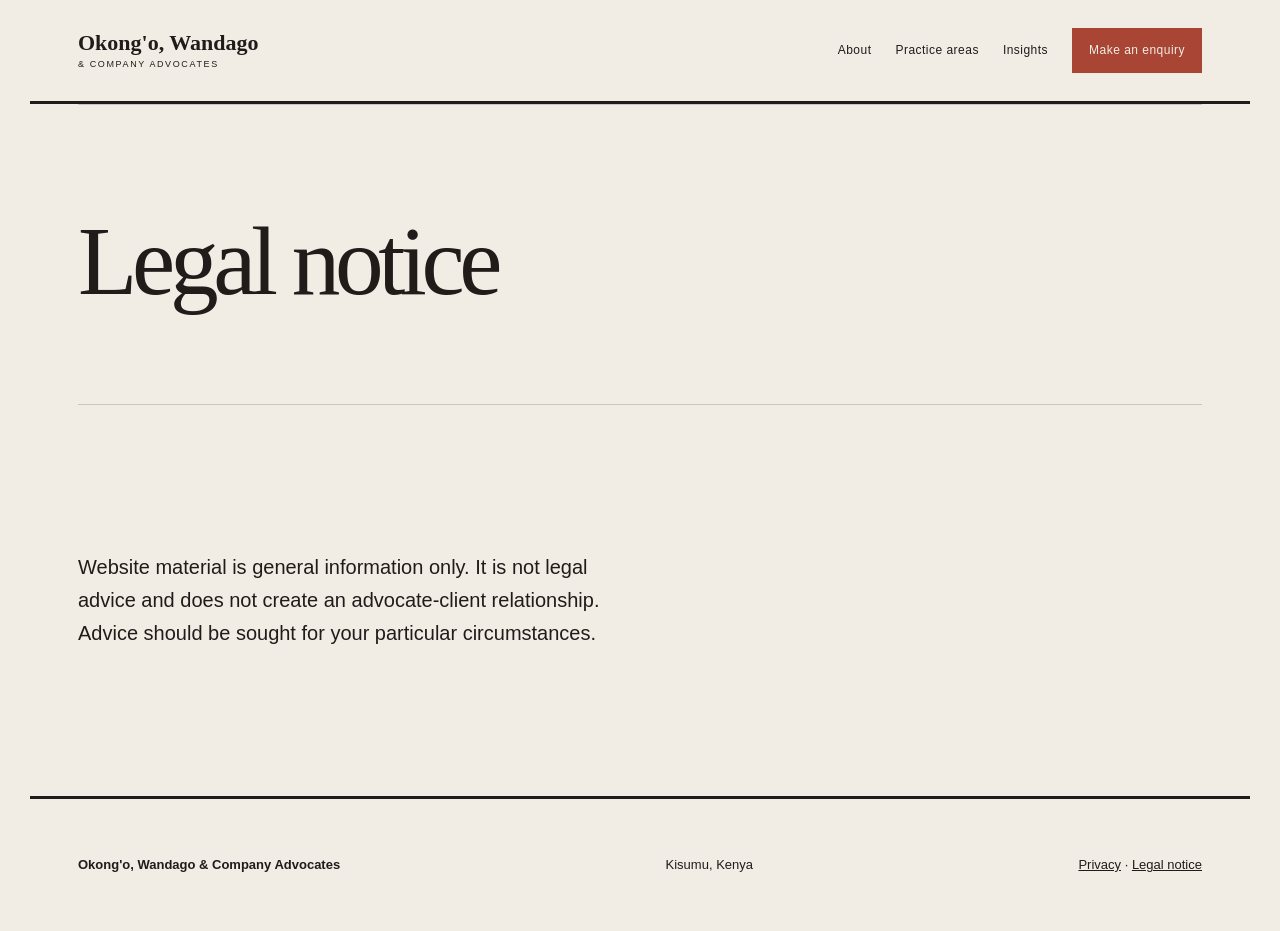
<file: terms.html>
<!doctype html><html lang="en"><head><meta charset="utf-8"><meta name="viewport" content="width=device-width,initial-scale=1"><title>Legal Notice | Okong'o, Wandago & Company Advocates</title><meta name="description" content="terms information for Okong'o, Wandago & Company Advocates."><link rel="canonical" href="https://okongo-wandago-advocates.vercel.app/legal-notice.html"><meta property="og:title" content="Legal Notice | Okong'o, Wandago & Company Advocates"><meta property="og:description" content="terms information for Okong'o, Wandago & Company Advocates."><meta property="og:image" content="https://okongo-wandago-advocates.vercel.app/assets/hero.jpg"><meta name="twitter:card" content="summary_large_image"><link rel="manifest" href="/manifest.webmanifest"><link rel="preload" as="image" href="/assets/hero.jpg"><style>:root{--ink:#211b1a;--paper:#f2ede4;--accent:#b47d4b;--line:color-mix(in srgb,var(--ink) 18%,transparent)}*{box-sizing:border-box}html{scroll-behavior:smooth}body{margin:0;background:var(--paper);color:var(--ink);font:16px/1.65 Arial,sans-serif}a{color:inherit}header,main,footer{max-width:1220px;margin:auto;padding-inline:clamp(20px,4vw,48px)}header{height:88px;display:flex;align-items:center;justify-content:space-between;border-bottom:1px solid var(--line)}.logo{text-decoration:none;font:600 20px/1 Georgia,serif}.logo small{display:block;font:9px Arial;letter-spacing:.18em;margin-top:5px}nav{display:flex;align-items:center;gap:24px;font-size:12px;letter-spacing:.04em}nav a{text-decoration:none}.navcta,.button{background:var(--ink);color:var(--paper);padding:13px 17px}.menu{display:none}section{padding:clamp(68px,10vw,126px) 0;border-top:1px solid var(--line)}.hero{border:0;padding-top:50px;display:grid;grid-template-columns:1.05fr .95fr;gap:clamp(32px,7vw,90px);align-items:end;min-height:640px}.kicker{font-size:11px;font-weight:700;letter-spacing:.18em;text-transform:uppercase;color:#8c6545}h1,h2,h3{font-family:Georgia,serif;font-weight:500;line-height:.96;margin:0 0 24px}h1{font-size:clamp(54px,7.6vw,106px);letter-spacing:-.055em}h2{font-size:clamp(38px,5vw,66px);letter-spacing:-.04em}.hero p,.intro{font-size:20px;max-width:570px}.heroimg{width:100%;height:510px;object-fit:cover;display:block;filter:saturate(.8) contrast(1.03)}.button{display:inline-block;text-decoration:none;font-size:11px;letter-spacing:.12em;text-transform:uppercase;font-weight:bold}.twocol{display:grid;grid-template-columns:1fr 1fr;gap:clamp(35px,8vw,110px)}.cards{display:grid;grid-template-columns:repeat(3,1fr);border:1px solid var(--line)}.card{padding:28px;border-right:1px solid var(--line);min-height:250px}.card:last-child{border:0}.card h3{font-size:27px}.wideimage{width:100%;height:390px;object-fit:cover}.band{background:var(--ink);color:var(--paper);padding:clamp(36px,6vw,70px)}.band h2{max-width:700px}.details{font-size:19px}.legal{font-size:14px;max-width:760px;color:color-mix(in srgb,var(--ink) 74%,transparent)}footer{padding-block:55px;font-size:13px;border-top:1px solid var(--line)}footer div{display:flex;justify-content:space-between;gap:20px;flex-wrap:wrap}.pagehero{padding:110px 0 72px}.list{padding:0;margin:35px 0;list-style:none;border-top:1px solid var(--line)}.list li{padding:25px 0;border-bottom:1px solid var(--line);display:grid;grid-template-columns:1fr 2fr;gap:30px}.list b{font:500 30px Georgia,serif}@media(max-width:760px){header{height:76px}nav{display:none}.menu{display:block;border:0;background:none;color:var(--ink);font:12px Arial;letter-spacing:.1em;text-transform:uppercase}.hero,.twocol{grid-template-columns:1fr}.hero{min-height:auto;padding-top:60px}.heroimg{height:350px}.cards{grid-template-columns:1fr}.card{border-right:0;border-bottom:1px solid var(--line);min-height:0}.card:last-child{border-bottom:0}.list li{grid-template-columns:1fr;gap:9px}section{padding:70px 0}}@media(prefers-reduced-motion:reduce){html{scroll-behavior:auto}}</style><link rel="stylesheet" href="/assets/brand.css"><script type="application/ld+json">{"@context":"https://schema.org","@type":"LegalService","name":"Okong'o, Wandago & Company Advocates","address":{"@type":"PostalAddress","addressLocality":"Kisumu","addressCountry":"KE"}}</script></head><body><header><a class="logo" href="/">Okong'o, Wandago<small>& COMPANY ADVOCATES</small></a><button class="menu" aria-label="Open navigation">Menu</button><nav><a href="/about.html">About</a><a href="/practice-areas.html">Practice areas</a><a href="/insights.html">Insights</a><a href="/contact.html" class="navcta">Make an enquiry</a></nav></header><main><section class="pagehero"><h1>Legal notice</h1></section><section><p class="intro">Website material is general information only. It is not legal advice and does not create an advocate-client relationship. Advice should be sought for your particular circumstances.</p></section></main><footer><div><strong>Okong'o, Wandago & Company Advocates</strong><span>Kisumu, Kenya</span><span><a href="/privacy.html">Privacy</a> · <a href="/terms.html">Legal notice</a></span></div></footer><script src="/assets/site.js"></script></body></html>
</file>
<file: assets/brand.css>
/* Okong'o Wandago — legal journal / oxblood */
:root{--accent:#a84534}body{background:#f1ede5}header{height:104px;border-bottom:3px solid var(--ink)}.logo{font-size:22px}.navcta{background:#a84534}.hero{display:grid;grid-template-columns:1.35fr .65fr;min-height:650px;gap:0;border-bottom:3px solid var(--ink);padding-top:82px}.hero>div{padding-right:7vw}.heroimg{height:510px;filter:grayscale(1) contrast(1.1);border-left:12px solid #a84534}.hero h1{text-transform:uppercase;font-size:clamp(54px,7vw,100px);letter-spacing:-.065em}.hero .kicker{color:#a84534}.hero+section{grid-template-columns:.7fr 1.3fr}.hero+section h2{font-style:italic}.cards{border:3px solid var(--ink)}.card{background:transparent;border-right:3px solid var(--ink);min-height:290px}.card .kicker{color:#a84534}.card a{text-transform:uppercase;font-size:11px;font-weight:bold;letter-spacing:.12em}.twocol:has(.wideimage){border-top:3px solid var(--ink);border-bottom:3px solid var(--ink)}.wideimage{filter:grayscale(1);height:500px}.band{background:#a84534;margin:0 0 90px}.band h2{font-style:italic}footer{border-top:3px solid var(--ink)}@media(max-width:760px){header{height:78px}.hero{grid-template-columns:1fr;padding-top:60px}.heroimg{border-left:0;border-top:8px solid #a84534;height:330px}.card{border-right:0;border-bottom:3px solid var(--ink)}}
@media(max-width:760px){header nav.open{display:flex;position:absolute;z-index:20;top:78px;left:0;right:0;padding:28px;background:#f1ede5;flex-direction:column;align-items:flex-start}.menu{z-index:21}}
</file>
